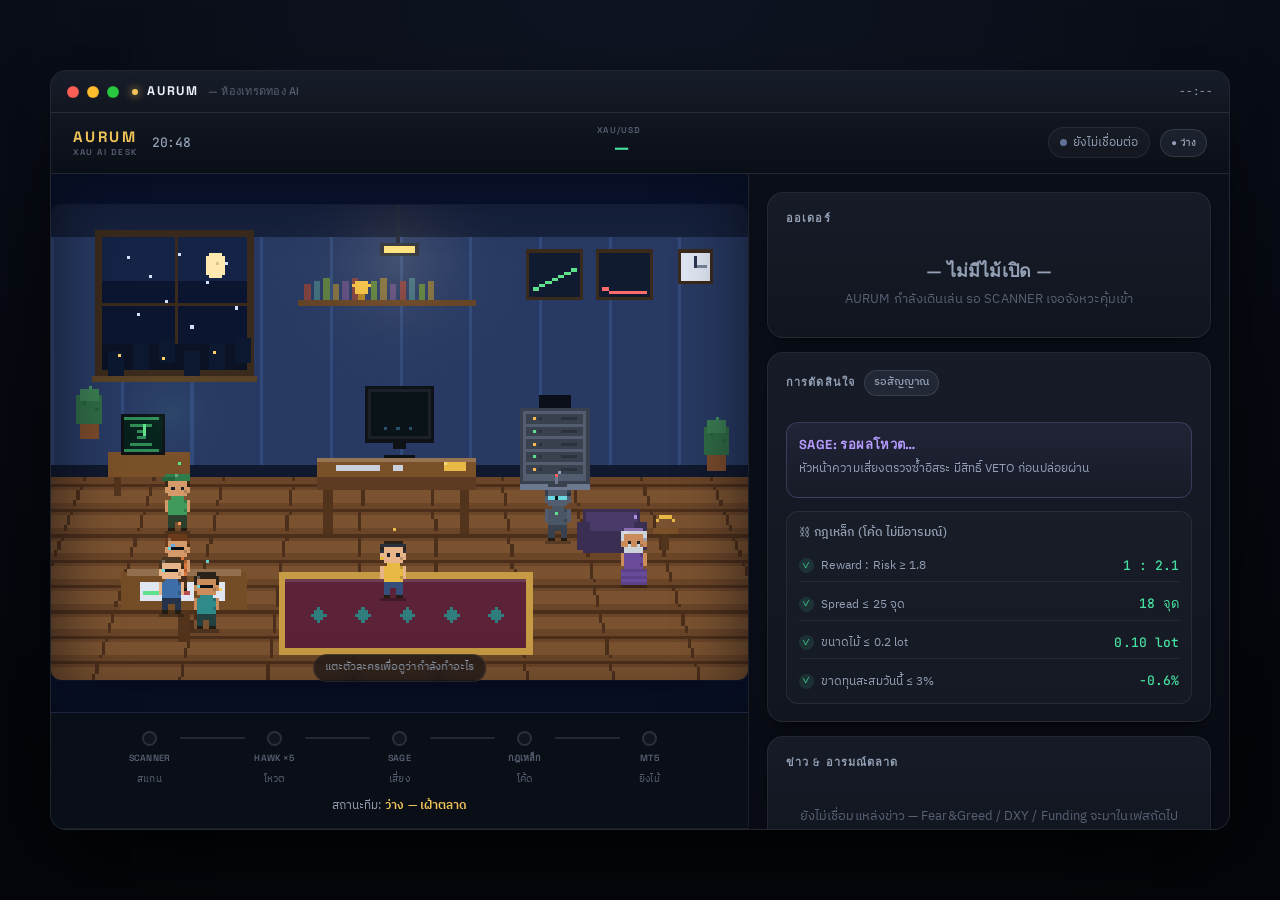
<file: index.html>
<!DOCTYPE html>
<html lang="th">
<head>
<meta charset="UTF-8">
<meta name="viewport" content="width=device-width, initial-scale=1, viewport-fit=cover">
<title>AURUM — ห้องเทรดทอง AI</title>
<link rel="preconnect" href="https://fonts.googleapis.com">
<link rel="preconnect" href="https://fonts.gstatic.com" crossorigin>
<link href="https://fonts.googleapis.com/css2?family=Space+Grotesk:wght@400;500;600;700&family=JetBrains+Mono:wght@400;500;700&family=IBM+Plex+Sans+Thai:wght@400;500;600;700&display=swap" rel="stylesheet">
<link rel="stylesheet" href="css/styles.css">
<link rel="stylesheet" href="css/styles-desktop.css">
<link rel="stylesheet" href="css/connect.css">
</head>
<body>
<div id="app">

  <!-- window title bar (desktop) -->
  <div class="titlebar">
    <div class="lights"><span class="c1"></span><span class="c2"></span><span class="c3"></span></div>
    <div class="wtitle"><span class="dot"></span><b>AURUM</b><span class="wsub">— ห้องเทรดทอง AI</span></div>
    <div class="spacer"></div>
    <div class="wstat"><span class="seg lcd" id="winClock">--:--</span></div>
  </div>

  <!-- app header -->
  <div class="topbar">
    <div class="brand">
      <span class="bn">AURUM</span>
      <span class="bd">XAU AI Desk</span>
    </div>
    <div class="clockwrap"><span class="clk lcd" id="clock">21:58</span></div>
    <div class="spacer"></div>
    <div class="priceblock">
      <span class="plab">XAU/USD</span>
      <span id="priceWrap" class="up lcd"><span id="priceArrow">▲</span><span id="price">2348.20</span></span>
    </div>
    <div class="spacer"></div>
    <button class="connbtn" id="connBtn" data-connect><span class="cdot"></span><span id="connLabel">ยังไม่เชื่อมต่อ</span></button>
    <div class="pill idle" id="modePill">● ว่าง</div>
  </div>

  <div class="deskbody">
    <!-- left: room + pipeline + control -->
    <div class="leftpane">
      <div id="stage" data-screen-label="ห้องเทรด">
        <canvas id="room"></canvas>
        <div class="tip">แตะตัวละครเพื่อดูว่ากำลังทำอะไร</div>
        <div id="popup"></div>
      </div>
      <div class="pipewrap">
        <div id="pipeline"></div>
        <div class="phaseline">สถานะทีม: <b id="phaseLabel">ว่าง — เฝ้าตลาด</b></div>
      </div>
      <div class="controls">
        <button id="toggleBtn"><span class="bt">▶ จำลองสัญญาณเข้า</span><span class="bs">ดูทีมทำงานเป็นทอด ๆ</span></button>
      </div>
    </div>

    <!-- right: panels -->
    <div class="rightpane">
      <div id="feed">
        <div class="card pos flat" id="posCard"></div>
        <div class="card" id="decCard"></div>
        <div class="card" id="mktCard"></div>
        <div class="card" id="sumCard"></div>
        <div class="card" id="lesCard"></div>
        <div class="card">
          <div class="ctitle">ไทม์ไลน์เหตุการณ์</div>
          <div class="logwrap"><ul id="logList"></ul></div>
        </div>
        <div class="foot" id="footNote">โหมดจริง — รอเชื่อมต่อ EA</div>
      </div>
    </div>
  </div>

</div>

<!-- LAYER 1 (brain). Load order: config + bridge before sim/main; connect after bridge. -->
<script src="js/pixel.js"></script>
<script src="js/scene.js"></script>
<script src="js/config.js"></script>
<script src="js/agents.js"></script>
<script src="js/bridge.js"></script>
<script src="js/connect.js"></script>
<script src="js/sim.js"></script>
<script src="js/ui.js"></script>
<script src="js/news.js"></script>
<script src="js/main.js"></script>
<script>
  // mirror the in-app clock into the window title bar
  (function () {
    const a = document.getElementById('clock'), b = document.getElementById('winClock');
    if (a && b) new MutationObserver(() => b.textContent = a.textContent)
      .observe(a, { childList: true, characterData: true, subtree: true });
  })();
</script>
</body>
</html>
</file>
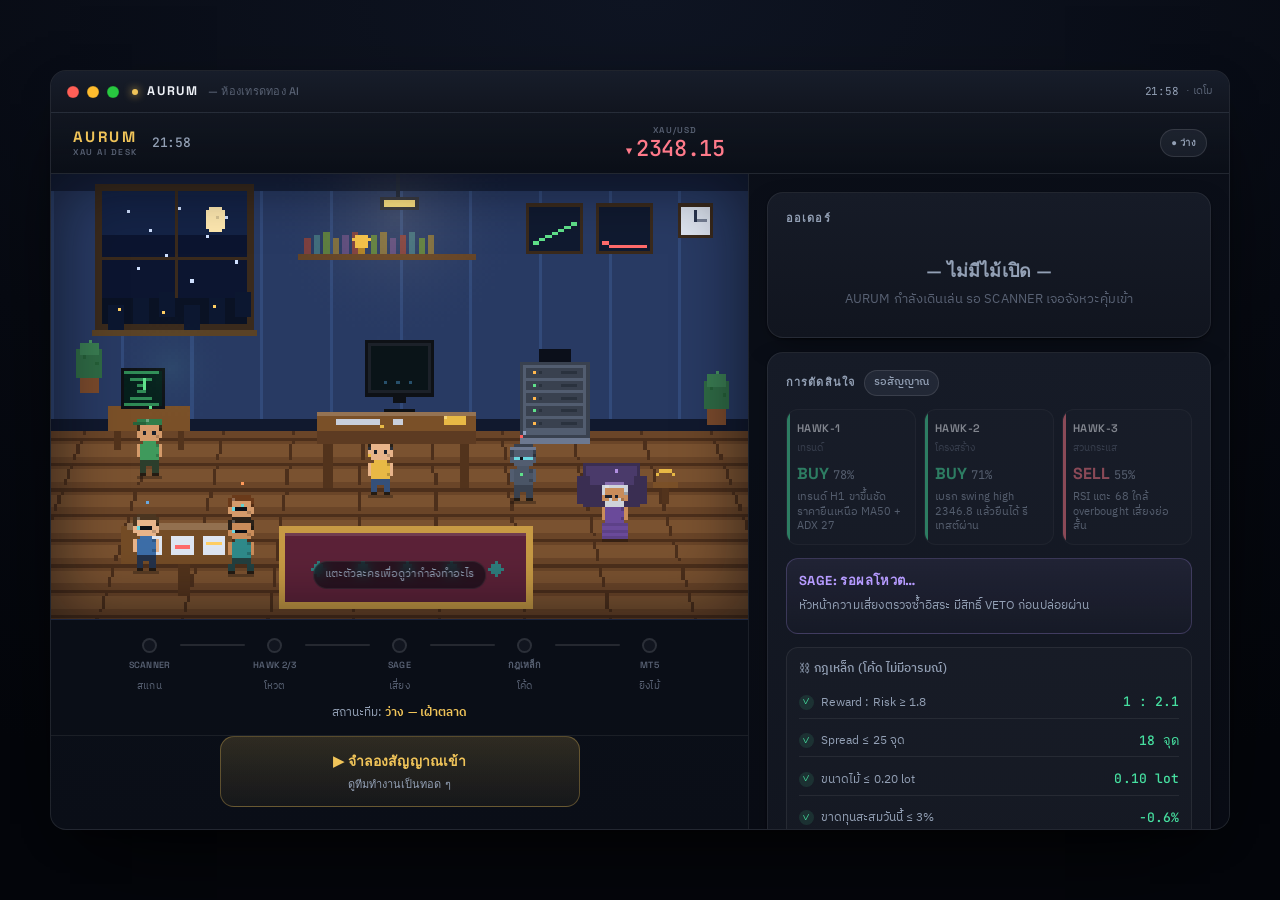
<file: design/Gold AI Trading Room (Desktop).html>
<!DOCTYPE html>
<html lang="th">
<head>
<meta charset="UTF-8">
<meta name="viewport" content="width=device-width, initial-scale=1, viewport-fit=cover">
<title>AURUM — ห้องเทรดทอง AI (Desktop)</title>
<link rel="preconnect" href="https://fonts.googleapis.com">
<link rel="preconnect" href="https://fonts.gstatic.com" crossorigin>
<link href="https://fonts.googleapis.com/css2?family=Space+Grotesk:wght@400;500;600;700&family=JetBrains+Mono:wght@400;500;700&family=IBM+Plex+Sans+Thai:wght@400;500;600;700&display=swap" rel="stylesheet">
<link rel="stylesheet" href="styles-modern.css">
<link rel="stylesheet" href="styles-desktop.css">
</head>
<body>
<div id="app">

  <!-- window title bar -->
  <div class="titlebar">
    <div class="lights"><span class="c1"></span><span class="c2"></span><span class="c3"></span></div>
    <div class="wtitle"><span class="dot"></span><b>AURUM</b><span class="wsub">— ห้องเทรดทอง AI</span></div>
    <div class="spacer"></div>
    <div class="wstat"><span class="seg lcd" id="winClock">21:58</span> · เดโม</div>
  </div>

  <!-- app header -->
  <div class="topbar">
    <div class="brand">
      <span class="bn">AURUM</span>
      <span class="bd">XAU AI Desk</span>
    </div>
    <div class="clockwrap"><span class="clk lcd" id="clock">21:58</span></div>
    <div class="spacer"></div>
    <div class="priceblock">
      <span class="plab">XAU/USD</span>
      <span id="priceWrap" class="up lcd"><span id="priceArrow">▲</span><span id="price">2348.20</span></span>
    </div>
    <div class="spacer"></div>
    <div class="pill idle" id="modePill">● ว่าง</div>
  </div>

  <div class="deskbody">
    <!-- left: room + pipeline + control -->
    <div class="leftpane">
      <div id="stage" data-screen-label="ห้องเทรด">
        <canvas id="room"></canvas>
        <div class="tip">แตะตัวละครเพื่อดูว่ากำลังทำอะไร</div>
        <div id="popup"></div>
      </div>
      <div class="pipewrap">
        <div id="pipeline"></div>
        <div class="phaseline">สถานะทีม: <b id="phaseLabel">ว่าง — เฝ้าตลาด</b></div>
      </div>
      <div class="controls">
        <button id="toggleBtn"><span class="bt">▶ จำลองสัญญาณเข้า</span><span class="bs">ดูทีมทำงานเป็นทอด ๆ</span></button>
      </div>
    </div>

    <!-- right: panels -->
    <div class="rightpane">
      <div id="feed">
        <div class="card pos flat" id="posCard"></div>
        <div class="card" id="decCard"></div>
        <div class="card" id="mktCard"></div>
        <div class="card" id="sumCard"></div>
        <div class="card" id="lesCard"></div>
        <div class="card">
          <div class="ctitle">ไทม์ไลน์เหตุการณ์</div>
          <div class="logwrap"><ul id="logList"></ul></div>
        </div>
        <div class="foot">เดโม — ข้อมูลตัวอย่าง • ยังไม่ได้เชื่อมต่อ MT5 จริง</div>
      </div>
    </div>
  </div>

</div>

<script src="js/pixel.js"></script>
<script src="js/scene.js"></script>
<script src="js/agents.js"></script>
<script src="js/sim.js"></script>
<script src="js/ui.js"></script>
<script src="js/main.js"></script>
<script>
  // mirror clock into window title bar
  (function () {
    const a = document.getElementById('clock'), b = document.getElementById('winClock');
    if (a && b) new MutationObserver(() => b.textContent = a.textContent).observe(a, { childList: true, characterData: true, subtree: true });
  })();
</script>
</body>
</html>
</file>
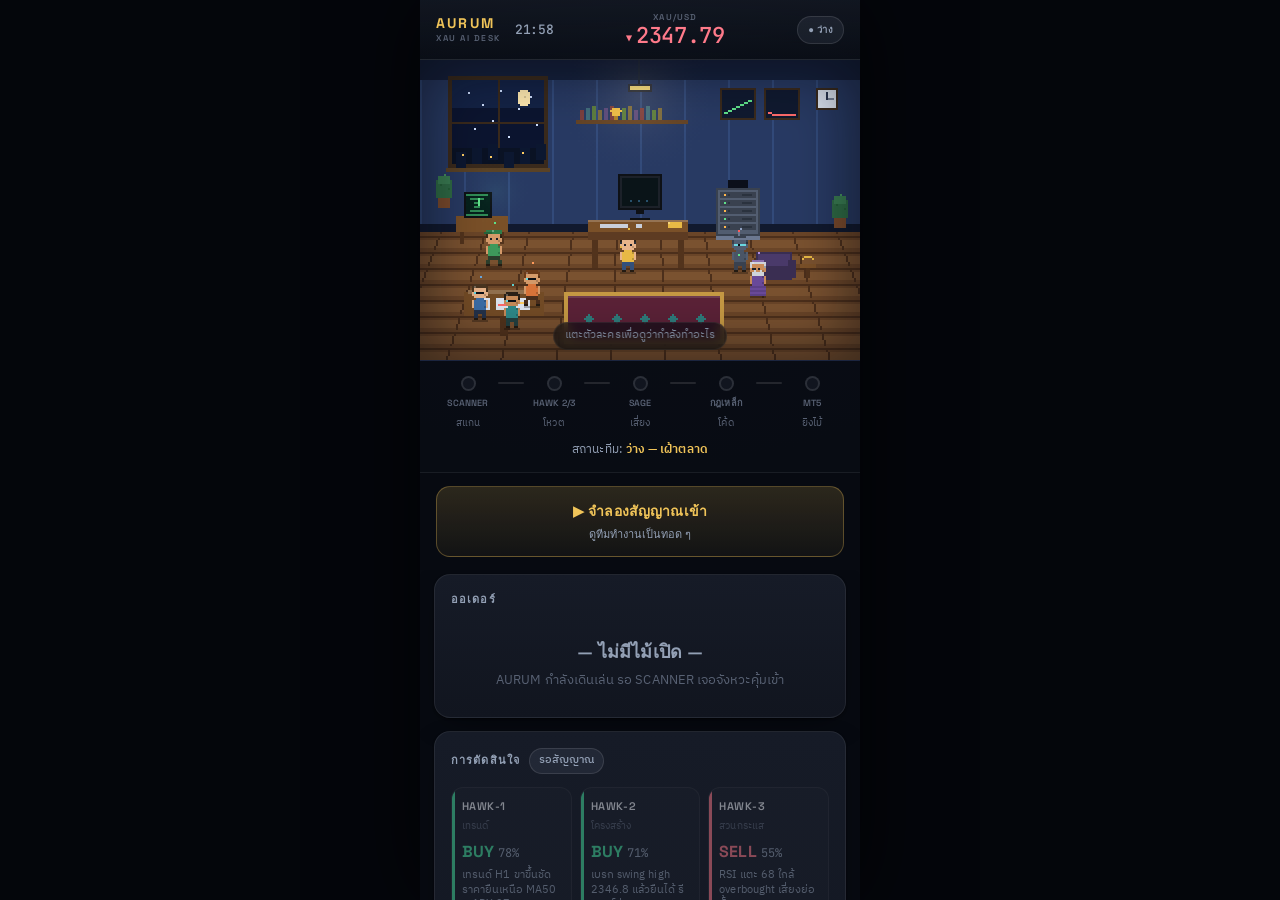
<file: design/Gold AI Trading Room (Modern).html>
<!DOCTYPE html>
<html lang="th">
<head>
<meta charset="UTF-8">
<meta name="viewport" content="width=device-width, initial-scale=1, maximum-scale=1, user-scalable=no, viewport-fit=cover">
<title>AURUM — ห้องเทรดทอง AI</title>
<link rel="preconnect" href="https://fonts.googleapis.com">
<link rel="preconnect" href="https://fonts.gstatic.com" crossorigin>
<link href="https://fonts.googleapis.com/css2?family=Space+Grotesk:wght@400;500;600;700&family=JetBrains+Mono:wght@400;500;700&family=IBM+Plex+Sans+Thai:wght@400;500;600;700&display=swap" rel="stylesheet">
<link rel="stylesheet" href="styles-modern.css">
</head>
<body>
<div id="app">

  <!-- top bar -->
  <div class="topbar">
    <div class="brand">
      <span class="bn">AURUM</span>
      <span class="bd">XAU AI Desk</span>
    </div>
    <div class="clockwrap"><span class="clk lcd" id="clock">21:58</span></div>
    <div class="spacer"></div>
    <div class="priceblock">
      <span class="plab">XAU/USD</span>
      <span id="priceWrap" class="up lcd"><span id="priceArrow">▲</span><span id="price">2348.20</span></span>
    </div>
    <div class="spacer"></div>
    <div class="pill idle" id="modePill">● ว่าง</div>
  </div>

  <!-- room -->
  <div id="stage" data-screen-label="ห้องเทรด">
    <canvas id="room"></canvas>
    <div class="tip">แตะตัวละครเพื่อดูว่ากำลังทำอะไร</div>
    <div id="popup"></div>
  </div>

  <!-- pipeline -->
  <div class="pipewrap">
    <div id="pipeline"></div>
    <div class="phaseline">สถานะทีม: <b id="phaseLabel">ว่าง — เฝ้าตลาด</b></div>
  </div>

  <!-- control -->
  <div class="controls">
    <button id="toggleBtn"><span class="bt">▶ จำลองสัญญาณเข้า</span><span class="bs">ดูทีมทำงานเป็นทอด ๆ</span></button>
  </div>

  <!-- feed -->
  <div id="feed">
    <div class="card pos flat" id="posCard"></div>
    <div class="card" id="decCard"></div>
    <div class="card" id="mktCard"></div>
    <div class="card" id="sumCard"></div>
    <div class="card" id="lesCard"></div>
    <div class="card">
      <div class="ctitle">ไทม์ไลน์เหตุการณ์</div>
      <div class="logwrap"><ul id="logList"></ul></div>
    </div>
    <div class="foot">เดโม — ข้อมูลตัวอย่าง • ยังไม่ได้เชื่อมต่อ MT5 จริง</div>
  </div>

</div>

<script src="js/pixel.js"></script>
<script src="js/scene.js"></script>
<script src="js/agents.js"></script>
<script src="js/sim.js"></script>
<script src="js/ui.js"></script>
<script src="js/main.js"></script>
</body>
</html>
</file>
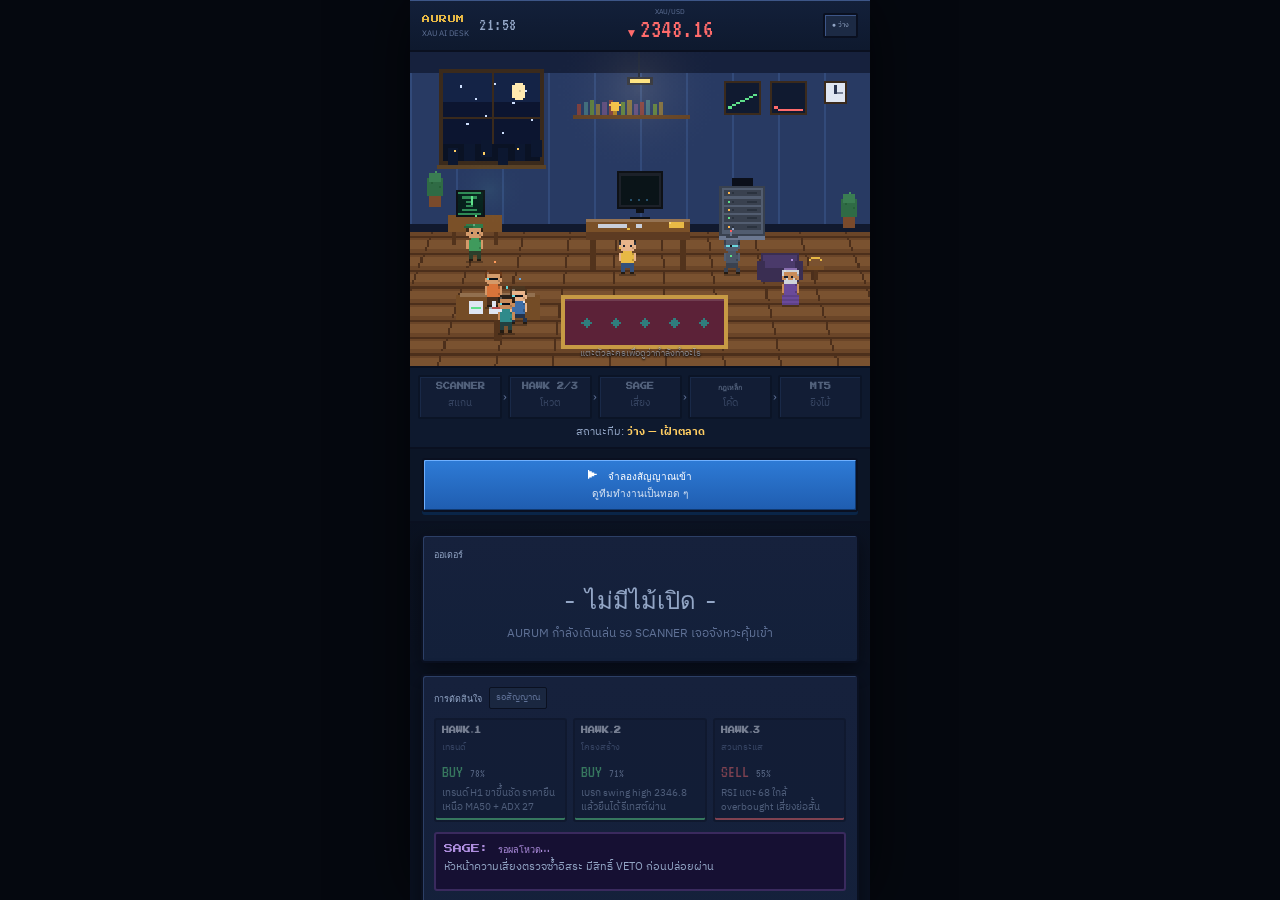
<file: design/Gold AI Trading Room.html>
<!DOCTYPE html>
<html lang="th">
<head>
<meta charset="UTF-8">
<meta name="viewport" content="width=device-width, initial-scale=1, maximum-scale=1, user-scalable=no, viewport-fit=cover">
<title>AURUM — ห้องเทรดทอง AI</title>
<link rel="preconnect" href="https://fonts.googleapis.com">
<link rel="preconnect" href="https://fonts.gstatic.com" crossorigin>
<link href="https://fonts.googleapis.com/css2?family=Press+Start+2P&family=VT323&family=IBM+Plex+Sans+Thai:wght@400;500;600;700&display=swap" rel="stylesheet">
<link rel="stylesheet" href="styles.css">
</head>
<body>
<div id="app">

  <!-- top bar -->
  <div class="topbar">
    <div class="brand">
      <span class="bn pix">AURUM</span>
      <span class="bd">XAU AI DESK</span>
    </div>
    <div class="clockwrap"><span class="clk lcd" id="clock">21:58</span></div>
    <div class="spacer"></div>
    <div class="priceblock">
      <span class="plab">XAU/USD</span>
      <span id="priceWrap" class="up"><span id="priceArrow">▲</span><span id="price" class="lcd">2348.20</span></span>
    </div>
    <div class="spacer"></div>
    <div class="pill idle" id="modePill">● ว่าง</div>
  </div>

  <!-- room -->
  <div id="stage" data-screen-label="ห้องเทรด">
    <canvas id="room"></canvas>
    <div class="tip">แตะตัวละครเพื่อดูว่ากำลังทำอะไร</div>
    <div id="popup"></div>
  </div>

  <!-- pipeline -->
  <div class="pipewrap">
    <div id="pipeline"></div>
    <div class="phaseline">สถานะทีม: <b id="phaseLabel">ว่าง — เฝ้าตลาด</b></div>
  </div>

  <!-- control -->
  <div class="controls">
    <button id="toggleBtn"><span class="bt">▶ จำลองสัญญาณเข้า</span><span class="bs">ดูทีมทำงานเป็นทอด ๆ</span></button>
  </div>

  <!-- feed -->
  <div id="feed">
    <div class="card pos flat" id="posCard"></div>
    <div class="card" id="decCard"></div>
    <div class="card" id="mktCard"></div>
    <div class="card" id="sumCard"></div>
    <div class="card" id="lesCard"></div>
    <div class="card">
      <div class="ctitle">ไทม์ไลน์เหตุการณ์</div>
      <div class="logwrap"><ul id="logList"></ul></div>
    </div>
    <div class="foot">เดโม — ข้อมูลตัวอย่าง • ยังไม่ได้เชื่อมต่อ MT5 จริง</div>
  </div>

</div>

<script src="js/pixel.js"></script>
<script src="js/scene.js"></script>
<script src="js/agents.js"></script>
<script src="js/sim.js"></script>
<script src="js/ui.js"></script>
<script src="js/main.js"></script>
</body>
</html>
</file>
<file: css/styles.css>
/* styles-modern.css — premium dark trading-terminal UI framing the pixel room */
:root{
  --bg:#070a11; --bg2:#0a0e17;
  --surface:#11151f; --surface2:#161b27; --raise:#1b2230;
  --hair:rgba(255,255,255,.07); --hair2:rgba(255,255,255,.11);
  --ink:#eef1f7; --mut:#93a0b5; --dim:#586173;
  --gold:#f0c459; --goldSoft:rgba(240,196,89,.14);
  --green:#46e0a0; --greenSoft:rgba(70,224,160,.12);
  --red:#ff7a8a; --redSoft:rgba(255,122,138,.12);
  --amber:#ffc663; --blue:#74b3ff; --purple:#b69bff;
  --r:16px; --r2:12px;
  --sh:0 1px 2px rgba(0,0,0,.5), 0 10px 30px -12px rgba(0,0,0,.55);
}
*{box-sizing:border-box;margin:0;padding:0;-webkit-tap-highlight-color:transparent}
html,body{height:100%}
body{
  background:#04060b; color:var(--ink);
  font-family:"IBM Plex Sans Thai","Noto Sans Thai",sans-serif;
  font-size:14px; line-height:1.5; letter-spacing:.005em;
  display:flex; justify-content:center; overscroll-behavior:none;
  -webkit-font-smoothing:antialiased;
}
.pix{font-family:"Space Grotesk",sans-serif;font-weight:600;text-transform:uppercase;letter-spacing:.07em}
.lcd{font-family:"JetBrains Mono",monospace;font-variant-numeric:tabular-nums;letter-spacing:-.02em}
.g{color:var(--green)} .r{color:var(--red)} .b{color:var(--blue)}

#app{
  width:100%; max-width:440px; height:100dvh; overflow-x:hidden;
  background:
    radial-gradient(130% 60% at 50% -8%, #131a29 0%, var(--bg2) 46%, var(--bg) 100%);
  display:flex; flex-direction:column; position:relative;
  box-shadow:0 0 80px rgba(0,0,0,.7);
}

/* ---------- top bar ---------- */
.topbar{
  display:flex; align-items:center; gap:10px; padding:13px 16px 12px;
  background:linear-gradient(180deg,rgba(18,23,33,.92),rgba(10,14,22,.78));
  backdrop-filter:blur(14px); -webkit-backdrop-filter:blur(14px);
  border-bottom:1px solid var(--hair); z-index:6;
}
.brand{display:flex;flex-direction:column;line-height:1.05;gap:3px}
.brand .bn{font-family:"Space Grotesk";font-weight:700;font-size:14px;letter-spacing:.16em;color:var(--gold)}
.brand .bd{font-size:8.5px;color:var(--dim);letter-spacing:.18em;text-transform:uppercase;font-family:"Space Grotesk";font-weight:600}
.clockwrap{display:flex;align-items:center;margin-left:4px}
.clockwrap .clk{font-size:13px;color:var(--mut);font-weight:500}
.spacer{flex:1}
.priceblock{display:flex;flex-direction:column;align-items:center;line-height:1;gap:3px}
.priceblock .plab{font-size:8.5px;color:var(--dim);letter-spacing:.14em;text-transform:uppercase;font-family:"Space Grotesk";font-weight:600}
#priceWrap{display:flex;align-items:baseline;gap:4px;font-weight:500}
#priceWrap #price{font-size:22px}
#priceWrap #priceArrow{font-size:10px;transform:translateY(-1px)}
#priceWrap.up{color:var(--green)} #priceWrap.down{color:var(--red)}
.pill{font-family:"Space Grotesk";font-weight:600;font-size:9.5px;letter-spacing:.04em;padding:6px 10px;border-radius:999px;white-space:nowrap;border:1px solid var(--hair2)}
.pill.idle{background:rgba(147,160,181,.1);color:var(--mut)}
.pill.live{background:var(--goldSoft);color:var(--gold);border-color:rgba(240,196,89,.4);box-shadow:0 0 16px -4px rgba(240,196,89,.5)}
.pill.live{animation:pulse 1.6s ease-in-out infinite}
@keyframes pulse{0%,100%{opacity:1}50%{opacity:.62}}

/* ---------- stage / room ---------- */
#stage{position:relative;width:100%;background:#0a1430;border-bottom:1px solid var(--hair);overflow:hidden}
#room{display:block;width:100%;image-rendering:pixelated;image-rendering:crisp-edges}
#stage::after{content:"";position:absolute;inset:0;pointer-events:none;
  box-shadow:inset 0 0 60px 8px rgba(4,6,11,.55);}
.tip{position:absolute;left:50%;bottom:10px;transform:translateX(-50%);
  font-size:10.5px;color:var(--mut);pointer-events:none;
  background:rgba(8,11,18,.6);backdrop-filter:blur(6px);-webkit-backdrop-filter:blur(6px);
  padding:5px 11px;border-radius:999px;border:1px solid var(--hair);white-space:nowrap}

/* agent popup */
#popup{position:absolute;z-index:8;display:none;width:200px;
  background:rgba(20,25,36,.92);backdrop-filter:blur(16px);-webkit-backdrop-filter:blur(16px);
  border:1px solid var(--hair2);box-shadow:var(--sh);
  padding:12px 13px;border-radius:14px}
#popup.show{display:block;opacity:1;animation:pop .16s cubic-bezier(.2,.8,.2,1)}
@keyframes pop{from{transform:translateY(6px) scale(.96)}}
#popup::after{content:"";position:absolute;bottom:-6px;left:50%;transform:translateX(-50%) rotate(45deg);
  width:12px;height:12px;background:rgba(20,25,36,.92);border-right:1px solid var(--hair2);border-bottom:1px solid var(--hair2)}
#popup.below::after{bottom:auto;top:-6px;border:none;border-left:1px solid var(--hair2);border-top:1px solid var(--hair2)}
#popup .pname{display:flex;flex-direction:column;gap:3px;margin-bottom:8px}
#popup .pname b{font-family:"Space Grotesk";font-weight:700;font-size:12px;letter-spacing:.08em;color:var(--ac,#74b3ff)}
#popup .pname span{font-size:11px;color:var(--mut)}
#popup .pact{font-size:13px;color:var(--ink);line-height:1.45}
#popup .ptag{font-size:10px;color:var(--dim);margin-top:8px;display:flex;align-items:center;gap:5px}
#popup .ptag::before{content:"";width:5px;height:5px;border-radius:50%;background:var(--ac,#74b3ff)}

/* ---------- pipeline (modern stepper) ---------- */
.pipewrap{background:rgba(10,14,22,.5);border-bottom:1px solid var(--hair);padding:15px 18px 13px}
#pipeline{display:flex;align-items:flex-start;gap:0}
.pstage{flex:0 0 auto;width:60px;display:flex;flex-direction:column;align-items:center;gap:6px;text-align:center}
.pstage::before{content:"";width:11px;height:11px;border-radius:50%;border:2px solid var(--hair2);background:var(--surface);transition:.3s}
.pstage b{font-family:"Space Grotesk";font-weight:600;font-size:9px;letter-spacing:.02em;color:var(--dim);white-space:nowrap;transition:.3s}
.pstage i{font-size:9.5px;color:var(--dim);font-style:normal;white-space:nowrap}
.pstage.done::before{border-color:var(--green);background:var(--green)}
.pstage.done b{color:var(--mut)}
.pstage.active::before{border-color:var(--gold);background:var(--gold);box-shadow:0 0 0 5px var(--goldSoft),0 0 14px rgba(240,196,89,.6)}
.pstage.active b{color:var(--gold)}
.parrow{flex:1;height:2px;background:var(--hair2);margin-top:6px;border-radius:2px;font-size:0;color:transparent}
.phaseline{text-align:center;font-size:11.5px;color:var(--mut);margin-top:11px}
.phaseline b{color:var(--gold);font-weight:600}

/* ---------- control ---------- */
.controls{padding:13px 16px;background:transparent}
#toggleBtn{width:100%;border:1px solid rgba(240,196,89,.3);
  background:linear-gradient(180deg,rgba(240,196,89,.16),rgba(240,196,89,.05));
  color:var(--gold);padding:13px;border-radius:14px;cursor:pointer;
  display:flex;flex-direction:column;align-items:center;gap:3px;transition:.18s;
  box-shadow:0 0 0 0 rgba(240,196,89,0)}
#toggleBtn:hover{box-shadow:0 0 24px -6px rgba(240,196,89,.45)}
#toggleBtn:active{transform:translateY(1px)}
#toggleBtn .bt{font-family:"Space Grotesk";font-weight:600;font-size:14px;letter-spacing:.01em}
#toggleBtn .bs{font-size:11px;color:var(--mut)}

/* ---------- feed ---------- */
#feed{flex:1;overflow-y:auto;padding:4px 14px 32px;display:flex;flex-direction:column;gap:13px;-webkit-overflow-scrolling:touch}
.card{background:linear-gradient(180deg,var(--surface2),var(--surface));
  border:1px solid var(--hair);border-radius:var(--r);padding:16px;
  box-shadow:var(--sh)}
.ctitle{font-family:"Space Grotesk";font-weight:600;font-size:11px;letter-spacing:.1em;text-transform:uppercase;
  color:var(--mut);margin-bottom:13px;display:flex;align-items:center;gap:9px;flex-wrap:wrap;line-height:1.5}
.badge{font-family:"IBM Plex Sans Thai";font-weight:500;text-transform:none;letter-spacing:0;
  font-size:10.5px;padding:4px 9px;border-radius:999px;border:1px solid var(--hair2)}
.badge.g{background:var(--greenSoft);color:var(--green);border-color:rgba(70,224,160,.3)}
.badge.mute{background:rgba(147,160,181,.1);color:var(--mut)}

/* position card */
.pos .side{font-family:"Space Grotesk";font-weight:600;font-size:10.5px;letter-spacing:.06em;padding:4px 9px;border-radius:999px;text-transform:none;white-space:nowrap}
.side.buy{background:var(--greenSoft);color:var(--green)} .side.sell{background:var(--redSoft);color:var(--red)}
.pos.win{border-color:rgba(70,224,160,.28)} .pos.lose{border-color:rgba(255,122,138,.28)}
.flatmsg{text-align:center;padding:18px 6px 10px}
.flatmsg .big{font-family:"Space Grotesk";font-weight:600;font-size:18px;color:var(--mut)}
.flatmsg .sub{font-size:12.5px;color:var(--dim);margin-top:7px}
.pnlrow{display:flex;flex-direction:column;align-items:flex-start;gap:2px;margin-bottom:15px}
.pnl{font-family:"JetBrains Mono",monospace;font-variant-numeric:tabular-nums;font-weight:700;font-size:40px;line-height:1;letter-spacing:-.03em}
.pnl.g{color:var(--green)} .pnl.r{color:var(--red)}
.pnlsub{font-size:12px;color:var(--mut);white-space:nowrap}
.grid4{display:grid;grid-template-columns:repeat(4,1fr);gap:8px;margin-bottom:13px}
.grid4>div{background:rgba(255,255,255,.025);border:1px solid var(--hair);border-radius:var(--r2);padding:9px 5px;text-align:center}
.grid4 span{display:block;font-size:9.5px;color:var(--dim);margin-bottom:4px;letter-spacing:.02em}
.grid4 b{font-family:"JetBrains Mono",monospace;font-weight:500;font-size:15px}
.ladder{margin-top:6px}
.lbar{position:relative;height:7px;background:rgba(255,255,255,.05);border-radius:999px;overflow:visible}
.lfill{position:absolute;top:0;bottom:0;left:0;background:linear-gradient(90deg,rgba(70,224,160,.5),var(--green));border-radius:999px}
.lmark{position:absolute;top:-3px;width:2px;height:13px;transform:translateX(-1px);border-radius:2px}
.lmark.e{background:var(--blue)} .lmark.t{background:var(--amber)}
.lnow{position:absolute;top:-4px;width:14px;height:14px;background:var(--ink);transform:translate(-7px,0);border-radius:50%;border:3px solid var(--green);box-shadow:0 0 12px rgba(70,224,160,.6)}
.lkey{display:flex;justify-content:space-between;font-family:"JetBrains Mono";font-size:11px;margin-top:9px;color:var(--dim)}

/* decision card */
.votes{display:grid;grid-template-columns:repeat(3,1fr);gap:8px;margin-bottom:13px}
.vote{background:rgba(255,255,255,.025);border:1px solid var(--hair);border-radius:var(--r2);padding:10px;transition:.25s;min-width:0;position:relative;overflow:hidden}
.vote::before{content:"";position:absolute;left:0;top:0;bottom:0;width:3px;background:var(--mut);opacity:.4}
.vote.buy::before{background:var(--green);opacity:1} .vote.sell::before{background:var(--red);opacity:1}
.vote.off{opacity:.5}
.vhead b{display:block;font-family:"Space Grotesk";font-weight:600;font-size:11px;letter-spacing:.04em;color:var(--ink)}
.vhead span{font-size:10px;color:var(--dim)}
.vside{font-family:"Space Grotesk";font-weight:700;font-size:16px;margin:5px 0 4px}
.vote.buy .vside{color:var(--green)} .vote.sell .vside{color:var(--red)}
.vside i{font-style:normal;font-family:"JetBrains Mono";font-weight:400;font-size:12px;color:var(--mut)}
.vnote{font-size:10.5px;color:var(--mut);line-height:1.4;word-break:break-word}
.sage{background:linear-gradient(180deg,rgba(182,155,255,.08),rgba(182,155,255,.02));border:1px solid rgba(182,155,255,.22);border-radius:var(--r2);padding:12px;margin-bottom:13px}
.verdict{font-family:"Space Grotesk";font-weight:700;font-size:13px;letter-spacing:.03em}
.verdict.ok{color:var(--green)} .verdict.wait{color:var(--purple)}
.snote{font-size:11.5px;color:var(--mut);margin:7px 0;line-height:1.45}
.schips{display:flex;gap:7px;flex-wrap:wrap}
.schips span{font-size:11px;background:rgba(255,255,255,.04);border:1px solid var(--hair);padding:4px 9px;border-radius:999px;color:var(--mut);font-family:"JetBrains Mono"}
.schips b{color:var(--gold)}
.rulesbox{background:rgba(255,255,255,.02);border:1px solid var(--hair);border-radius:var(--r2);padding:12px}
.rtitle{font-size:11.5px;color:var(--mut);margin-bottom:9px;font-weight:500}
.rules{list-style:none;display:grid;gap:6px}
.rules li{display:flex;justify-content:space-between;align-items:center;gap:10px;font-size:11.5px;padding:6px 0;border-bottom:1px solid var(--hair)}
.rules li:last-child{border-bottom:none;padding-bottom:0}
.rules li.ok{color:var(--mut)} .rules li.ok b{color:var(--green)}
.rules li.no b{color:var(--red)}
.rules li b{font-family:"JetBrains Mono";font-weight:500;font-size:13px;white-space:nowrap;flex:none}
.rules li span{min-width:0;display:flex;align-items:center;gap:7px}
.rules li span::before{content:"";width:15px;height:15px;border-radius:50%;background:var(--greenSoft);color:var(--green);
  display:grid;place-items:center;font-size:9px;flex:none}
.rules li.ok span::before{content:"✓"}
.rules li.no span::before{content:"✕";background:var(--redSoft);color:var(--red)}

/* market card */
.fng{margin-bottom:14px}
.fngtop{display:flex;justify-content:space-between;font-size:11.5px;color:var(--mut);margin-bottom:8px;gap:8px}
.fngtop b{color:var(--amber);font-family:"JetBrains Mono";font-weight:500;font-size:13px;white-space:nowrap}
.fngbar{position:relative;height:7px;border-radius:999px;background:linear-gradient(90deg,#ff7a8a,#ffc663,#46e0a0)}
.fngfill{display:none}
.fngdot{position:absolute;top:-3.5px;width:14px;height:14px;background:var(--ink);transform:translateX(-7px);border-radius:50%;border:3px solid var(--surface);box-shadow:0 1px 6px rgba(0,0,0,.6)}
.mgrid{display:grid;grid-template-columns:repeat(3,1fr);gap:8px;margin-bottom:14px}
.mgrid>div{background:rgba(255,255,255,.025);border:1px solid var(--hair);border-radius:var(--r2);padding:9px;text-align:center}
.mgrid span{display:block;font-size:9.5px;color:var(--dim);margin-bottom:4px}
.mgrid b{font-family:"JetBrains Mono";font-weight:500;font-size:14px}
.news{list-style:none;display:grid;gap:9px}
.news li{font-size:11.5px;color:var(--mut);line-height:1.4;display:flex;gap:9px;align-items:flex-start}
.nsrc{flex:none;font-family:"Space Grotesk";font-weight:600;font-size:8.5px;letter-spacing:.04em;color:var(--blue);
  background:rgba(116,179,255,.1);border:1px solid rgba(116,179,255,.22);padding:3px 7px;border-radius:999px;height:fit-content;text-transform:uppercase}

/* summary */
.sumwrap{display:grid;grid-template-columns:1fr 1fr;gap:11px}
.sumblk{background:rgba(255,255,255,.025);border:1px solid var(--hair);border-radius:var(--r2);padding:13px}
.sumlab{font-size:10.5px;color:var(--dim);letter-spacing:.02em}
.sumpnl{font-family:"JetBrains Mono";font-weight:700;font-size:26px;line-height:1;margin:6px 0;letter-spacing:-.03em}
.sumpnl.g{color:var(--green)} .sumpnl.r{color:var(--red)}
.sumrow{display:flex;gap:9px;font-size:10.5px;color:var(--mut);flex-wrap:wrap}
.equity{margin-top:13px;display:flex;justify-content:space-between;align-items:center;font-size:11.5px;color:var(--mut);
  padding-top:13px;border-top:1px solid var(--hair)}
.equity b{font-family:"JetBrains Mono";font-weight:700;font-size:18px;color:var(--gold)}

/* lessons */
.lesson{background:rgba(255,122,138,.05);border:1px solid var(--hair);border-left:3px solid rgba(255,122,138,.55);border-radius:var(--r2);padding:11px 13px;margin-bottom:9px}
.lesson:last-child{margin-bottom:0}
.lhead{display:flex;justify-content:space-between;font-size:10.5px;color:var(--dim);margin-bottom:5px}
.lhead b{font-family:"JetBrains Mono";font-weight:500;font-size:13px}
.ltext{font-size:12.5px;color:var(--ink);line-height:1.45}

/* timeline log */
.logwrap{max-height:240px;overflow-y:auto;overflow-x:hidden}
#logList{list-style:none;display:flex;flex-direction:column}
#logList li{display:flex;gap:10px;font-size:11.5px;line-height:1.4;align-items:baseline;padding:8px 0;border-bottom:1px solid var(--hair)}
#logList li:last-child{border-bottom:none}
.lt{flex:none;font-family:"JetBrains Mono";font-size:11px;color:var(--dim);width:36px}
.lw{flex:none;font-family:"Space Grotesk";font-weight:600;font-size:9px;letter-spacing:.03em;width:66px;text-transform:uppercase}
.lx{color:var(--mut);flex:1;min-width:0;word-break:break-word}

.foot{text-align:center;font-size:10.5px;color:var(--dim);padding:6px 0 2px}
::-webkit-scrollbar{width:5px;height:5px}
::-webkit-scrollbar-thumb{background:var(--hair2);border-radius:3px}
::-webkit-scrollbar-track{background:transparent}
</file>
<file: css/styles-desktop.css>
/* styles-desktop.css — macOS-style window shell + two-column desktop layout.
   Loads AFTER styles-modern.css and overrides only the shell + container layout;
   all card/panel component styles are inherited unchanged. */

body{
  align-items:center;
  background:
    radial-gradient(120% 90% at 50% 0%, #0e1422 0%, #070a12 55%, #04060b 100%);
  padding:26px;
}

/* the whole #app becomes a floating desktop window */
#app{
  max-width:1180px; width:100%; height:min(760px, calc(100dvh - 52px));
  border-radius:16px; overflow:hidden;
  border:1px solid rgba(255,255,255,.09);
  background:linear-gradient(180deg,#0d121d,#0a0e17);
  box-shadow:
    0 1px 0 rgba(255,255,255,.05) inset,
    0 40px 90px -30px rgba(0,0,0,.85),
    0 14px 40px -20px rgba(0,0,0,.7);
}

/* ---- title bar with traffic lights ---- */
.titlebar{
  display:flex; align-items:center; gap:13px; padding:0 16px; height:42px;
  background:linear-gradient(180deg,#171d2a,#11151f);
  border-bottom:1px solid var(--hair);
  flex:none;
}
.lights{display:flex;gap:8px}
.lights span{width:12px;height:12px;border-radius:50%;display:block;box-shadow:0 0 0 .5px rgba(0,0,0,.25) inset}
.lights .c1{background:#ff5f57}.lights .c2{background:#febc2e}.lights .c3{background:#28c840}
.wtitle{display:flex;align-items:center;gap:9px;font-family:"Space Grotesk";font-weight:600;font-size:12.5px;color:var(--mut);letter-spacing:.02em;white-space:nowrap}
.wtitle .dot{width:6px;height:6px;border-radius:50%;background:var(--gold);box-shadow:0 0 9px var(--gold)}
.wtitle b{color:var(--ink);letter-spacing:.14em}
.wtitle .wsub{color:var(--dim);font-weight:500;font-size:11px}
.titlebar .spacer{flex:1}
.wstat{display:flex;align-items:center;gap:7px;font-size:11px;color:var(--dim);white-space:nowrap}
.wstat .seg{font-family:"JetBrains Mono";color:var(--mut)}

/* topbar: keep but make it the in-window app header */
.topbar{padding:13px 22px;flex:none}
.brand .bn{font-size:15px}

/* ---- desktop body: room (left) + panels (right) ---- */
.deskbody{flex:1;display:flex;min-height:0}
.leftpane{
  flex:1 1 56%; min-width:0; display:flex; flex-direction:column;
  border-right:1px solid var(--hair);
  background:radial-gradient(120% 70% at 50% 0%, rgba(20,27,42,.5), transparent 70%);
}
.leftpane #stage{flex:1;display:flex;align-items:center;justify-content:center;border-bottom:1px solid var(--hair);padding:20px 22px}
.leftpane #stage #room{width:100%;max-width:760px;border-radius:10px;
  box-shadow:0 18px 50px -22px rgba(0,0,0,.8), 0 0 0 1px rgba(255,255,255,.05)}
.leftpane #stage::after{border-radius:0}
.tip{bottom:30px}

.pipewrap{padding:18px 26px 14px}
#pipeline{max-width:560px;margin:0 auto}
.controls{padding:0 26px 22px;display:flex;justify-content:center}
#toggleBtn{max-width:360px}

.rightpane{
  flex:1 1 44%; max-width:480px; min-width:360px; display:flex; flex-direction:column;
  background:rgba(8,11,18,.4); min-height:0;
}
.rightpane #feed{padding:18px 18px 26px;gap:14px;overflow-x:hidden}

/* slightly roomier cards on desktop */
#feed .card{padding:17px 18px}

/* responsive: narrow viewport falls back to single stacked column */
@media (max-width: 900px){
  body{padding:0;align-items:stretch}
  #app{max-width:480px;height:100dvh;border-radius:0;border:none;margin:0 auto}
  .titlebar{display:none}
  .deskbody{flex-direction:column;overflow-y:auto}
  .leftpane{flex:none;border-right:none}
  .leftpane #stage{padding:0}
  .leftpane #stage #room{max-width:none;border-radius:0;box-shadow:none}
  .rightpane{max-width:none;min-width:0}
  .rightpane #feed{overflow:visible}
}
</file>
<file: css/connect.css>
/* connect.css — the "เชื่อมต่อ Bridge" settings modal + the trigger chip. */

/* trigger chip in the header */
.connbtn{
  display:inline-flex; align-items:center; gap:6px; cursor:pointer;
  font-family:"IBM Plex Sans Thai","Space Grotesk",sans-serif; font-size:11.5px;
  padding:5px 11px; border-radius:999px; white-space:nowrap;
  border:1px solid var(--hair, rgba(255,255,255,.1)); color:var(--mut,#9fb0c8);
  background:rgba(255,255,255,.03);
}
.connbtn:hover{ border-color:var(--gold,#e8b34a); color:var(--ink,#e9eef7); }
.connbtn .cdot{ width:7px; height:7px; border-radius:50%; background:#5f7196; }
.connbtn.live .cdot{ background:#5fe08a; box-shadow:0 0 8px #5fe08a; }
.connbtn.live{ border-color:rgba(95,224,138,.4); color:#5fe08a; }
.connbtn.waiting .cdot{ background:#ffce63; box-shadow:0 0 8px #ffce63; animation:cblink 1.1s infinite; }
.connbtn.waiting{ border-color:rgba(255,206,99,.4); color:#ffce63; }
.connbtn.err .cdot{ background:#ff6b6b; box-shadow:0 0 8px #ff6b6b; }
.connbtn.err{ border-color:rgba(255,107,107,.45); color:#ff8a8a; }
@keyframes cblink{ 0%,100%{opacity:1} 50%{opacity:.35} }

/* modal */
.cmodal{
  position:fixed; inset:0; z-index:9999; display:none;
  align-items:center; justify-content:center; padding:18px;
  background:rgba(4,6,11,.66); backdrop-filter:blur(3px);
}
.cmodal.show{ display:flex; }
.cbox{
  width:100%; max-width:430px;
  background:linear-gradient(180deg,#0f1521,#0b0f18);
  border:1px solid rgba(255,255,255,.1); border-radius:14px;
  box-shadow:0 30px 80px -24px rgba(0,0,0,.85); padding:18px 18px 16px;
  font-family:"IBM Plex Sans Thai","Space Grotesk",sans-serif; color:var(--ink,#e9eef7);
}
.chead{ display:flex; align-items:center; justify-content:space-between; margin-bottom:12px; }
.chead b{ font-size:15px; letter-spacing:.02em; }
.cx{ background:none; border:none; color:var(--mut,#9fb0c8); font-size:16px; cursor:pointer; padding:2px 6px; }
.cx:hover{ color:var(--ink,#e9eef7); }

.cstate{ font-size:12.5px; padding:7px 11px; border-radius:8px; margin-bottom:14px; }
.cstate.on{ background:rgba(95,224,138,.12); color:#5fe08a; }
.cstate.off{ background:rgba(143,113,86,.14); color:#caa46a; }

.clab{ display:block; font-size:11px; color:var(--dim,#6b7c96); margin-bottom:5px; letter-spacing:.03em; }
.cinput{
  width:100%; box-sizing:border-box; padding:10px 12px; border-radius:8px;
  background:#070a12; border:1px solid rgba(255,255,255,.12); color:#e9eef7;
  font-family:"JetBrains Mono",monospace; font-size:12px;
}
.cinput:focus{ outline:none; border-color:var(--gold,#e8b34a); }

.cmsg{ font-size:11.5px; color:var(--dim,#6b7c96); margin:8px 2px 14px; line-height:1.5; min-height:16px; }
.cmsg.good{ color:#5fe08a; }
.cmsg.bad{ color:#ff6b6b; }

.crow{ display:flex; gap:9px; }
.cbtn{
  flex:1; padding:10px 12px; border-radius:8px; cursor:pointer; font-size:12.5px; font-weight:600;
  font-family:inherit; border:1px solid transparent;
}
.cbtn.ghost{ background:rgba(255,255,255,.04); border-color:rgba(255,255,255,.12); color:var(--ink,#e9eef7); }
.cbtn.ghost:hover{ border-color:rgba(255,255,255,.25); }
.cbtn.gold{ background:linear-gradient(180deg,#e8b34a,#caa43a); color:#1a1206; }
.cbtn.gold:hover{ filter:brightness(1.07); }
.cbtn.danger{ background:rgba(255,107,107,.08); border-color:rgba(255,107,107,.3); color:#ff8a8a; }
.cbtn.danger:hover{ background:rgba(255,107,107,.16); }
.cbtn.wide{ width:100%; margin-top:10px; }

.cfoot{ font-size:10.5px; color:var(--dim,#6b7c96); margin-top:12px; text-align:center; line-height:1.5; }

/* SAGE VETO verdict (live decisions) — base .verdict styling lives in styles.css */
.verdict.no{ color:#ff6b6b; }
</file>
<file: design/styles-modern.css>
/* styles-modern.css — premium dark trading-terminal UI framing the pixel room */
:root{
  --bg:#070a11; --bg2:#0a0e17;
  --surface:#11151f; --surface2:#161b27; --raise:#1b2230;
  --hair:rgba(255,255,255,.07); --hair2:rgba(255,255,255,.11);
  --ink:#eef1f7; --mut:#93a0b5; --dim:#586173;
  --gold:#f0c459; --goldSoft:rgba(240,196,89,.14);
  --green:#46e0a0; --greenSoft:rgba(70,224,160,.12);
  --red:#ff7a8a; --redSoft:rgba(255,122,138,.12);
  --amber:#ffc663; --blue:#74b3ff; --purple:#b69bff;
  --r:16px; --r2:12px;
  --sh:0 1px 2px rgba(0,0,0,.5), 0 10px 30px -12px rgba(0,0,0,.55);
}
*{box-sizing:border-box;margin:0;padding:0;-webkit-tap-highlight-color:transparent}
html,body{height:100%}
body{
  background:#04060b; color:var(--ink);
  font-family:"IBM Plex Sans Thai","Noto Sans Thai",sans-serif;
  font-size:14px; line-height:1.5; letter-spacing:.005em;
  display:flex; justify-content:center; overscroll-behavior:none;
  -webkit-font-smoothing:antialiased;
}
.pix{font-family:"Space Grotesk",sans-serif;font-weight:600;text-transform:uppercase;letter-spacing:.07em}
.lcd{font-family:"JetBrains Mono",monospace;font-variant-numeric:tabular-nums;letter-spacing:-.02em}
.g{color:var(--green)} .r{color:var(--red)} .b{color:var(--blue)}

#app{
  width:100%; max-width:440px; height:100dvh; overflow-x:hidden;
  background:
    radial-gradient(130% 60% at 50% -8%, #131a29 0%, var(--bg2) 46%, var(--bg) 100%);
  display:flex; flex-direction:column; position:relative;
  box-shadow:0 0 80px rgba(0,0,0,.7);
}

/* ---------- top bar ---------- */
.topbar{
  display:flex; align-items:center; gap:10px; padding:13px 16px 12px;
  background:linear-gradient(180deg,rgba(18,23,33,.92),rgba(10,14,22,.78));
  backdrop-filter:blur(14px); -webkit-backdrop-filter:blur(14px);
  border-bottom:1px solid var(--hair); z-index:6;
}
.brand{display:flex;flex-direction:column;line-height:1.05;gap:3px}
.brand .bn{font-family:"Space Grotesk";font-weight:700;font-size:14px;letter-spacing:.16em;color:var(--gold)}
.brand .bd{font-size:8.5px;color:var(--dim);letter-spacing:.18em;text-transform:uppercase;font-family:"Space Grotesk";font-weight:600}
.clockwrap{display:flex;align-items:center;margin-left:4px}
.clockwrap .clk{font-size:13px;color:var(--mut);font-weight:500}
.spacer{flex:1}
.priceblock{display:flex;flex-direction:column;align-items:center;line-height:1;gap:3px}
.priceblock .plab{font-size:8.5px;color:var(--dim);letter-spacing:.14em;text-transform:uppercase;font-family:"Space Grotesk";font-weight:600}
#priceWrap{display:flex;align-items:baseline;gap:4px;font-weight:500}
#priceWrap #price{font-size:22px}
#priceWrap #priceArrow{font-size:10px;transform:translateY(-1px)}
#priceWrap.up{color:var(--green)} #priceWrap.down{color:var(--red)}
.pill{font-family:"Space Grotesk";font-weight:600;font-size:9.5px;letter-spacing:.04em;padding:6px 10px;border-radius:999px;white-space:nowrap;border:1px solid var(--hair2)}
.pill.idle{background:rgba(147,160,181,.1);color:var(--mut)}
.pill.live{background:var(--goldSoft);color:var(--gold);border-color:rgba(240,196,89,.4);box-shadow:0 0 16px -4px rgba(240,196,89,.5)}
.pill.live{animation:pulse 1.6s ease-in-out infinite}
@keyframes pulse{0%,100%{opacity:1}50%{opacity:.62}}

/* ---------- stage / room ---------- */
#stage{position:relative;width:100%;background:#0a1430;border-bottom:1px solid var(--hair);overflow:hidden}
#room{display:block;width:100%;image-rendering:pixelated;image-rendering:crisp-edges}
#stage::after{content:"";position:absolute;inset:0;pointer-events:none;
  box-shadow:inset 0 0 60px 8px rgba(4,6,11,.55);}
.tip{position:absolute;left:50%;bottom:10px;transform:translateX(-50%);
  font-size:10.5px;color:var(--mut);pointer-events:none;
  background:rgba(8,11,18,.6);backdrop-filter:blur(6px);-webkit-backdrop-filter:blur(6px);
  padding:5px 11px;border-radius:999px;border:1px solid var(--hair);white-space:nowrap}

/* agent popup */
#popup{position:absolute;z-index:8;display:none;width:200px;
  background:rgba(20,25,36,.92);backdrop-filter:blur(16px);-webkit-backdrop-filter:blur(16px);
  border:1px solid var(--hair2);box-shadow:var(--sh);
  padding:12px 13px;border-radius:14px}
#popup.show{display:block;opacity:1;animation:pop .16s cubic-bezier(.2,.8,.2,1)}
@keyframes pop{from{transform:translateY(6px) scale(.96)}}
#popup::after{content:"";position:absolute;bottom:-6px;left:50%;transform:translateX(-50%) rotate(45deg);
  width:12px;height:12px;background:rgba(20,25,36,.92);border-right:1px solid var(--hair2);border-bottom:1px solid var(--hair2)}
#popup.below::after{bottom:auto;top:-6px;border:none;border-left:1px solid var(--hair2);border-top:1px solid var(--hair2)}
#popup .pname{display:flex;flex-direction:column;gap:3px;margin-bottom:8px}
#popup .pname b{font-family:"Space Grotesk";font-weight:700;font-size:12px;letter-spacing:.08em;color:var(--ac,#74b3ff)}
#popup .pname span{font-size:11px;color:var(--mut)}
#popup .pact{font-size:13px;color:var(--ink);line-height:1.45}
#popup .ptag{font-size:10px;color:var(--dim);margin-top:8px;display:flex;align-items:center;gap:5px}
#popup .ptag::before{content:"";width:5px;height:5px;border-radius:50%;background:var(--ac,#74b3ff)}

/* ---------- pipeline (modern stepper) ---------- */
.pipewrap{background:rgba(10,14,22,.5);border-bottom:1px solid var(--hair);padding:15px 18px 13px}
#pipeline{display:flex;align-items:flex-start;gap:0}
.pstage{flex:0 0 auto;width:60px;display:flex;flex-direction:column;align-items:center;gap:6px;text-align:center}
.pstage::before{content:"";width:11px;height:11px;border-radius:50%;border:2px solid var(--hair2);background:var(--surface);transition:.3s}
.pstage b{font-family:"Space Grotesk";font-weight:600;font-size:9px;letter-spacing:.02em;color:var(--dim);white-space:nowrap;transition:.3s}
.pstage i{font-size:9.5px;color:var(--dim);font-style:normal;white-space:nowrap}
.pstage.done::before{border-color:var(--green);background:var(--green)}
.pstage.done b{color:var(--mut)}
.pstage.active::before{border-color:var(--gold);background:var(--gold);box-shadow:0 0 0 5px var(--goldSoft),0 0 14px rgba(240,196,89,.6)}
.pstage.active b{color:var(--gold)}
.parrow{flex:1;height:2px;background:var(--hair2);margin-top:6px;border-radius:2px;font-size:0;color:transparent}
.phaseline{text-align:center;font-size:11.5px;color:var(--mut);margin-top:11px}
.phaseline b{color:var(--gold);font-weight:600}

/* ---------- control ---------- */
.controls{padding:13px 16px;background:transparent}
#toggleBtn{width:100%;border:1px solid rgba(240,196,89,.3);
  background:linear-gradient(180deg,rgba(240,196,89,.16),rgba(240,196,89,.05));
  color:var(--gold);padding:13px;border-radius:14px;cursor:pointer;
  display:flex;flex-direction:column;align-items:center;gap:3px;transition:.18s;
  box-shadow:0 0 0 0 rgba(240,196,89,0)}
#toggleBtn:hover{box-shadow:0 0 24px -6px rgba(240,196,89,.45)}
#toggleBtn:active{transform:translateY(1px)}
#toggleBtn .bt{font-family:"Space Grotesk";font-weight:600;font-size:14px;letter-spacing:.01em}
#toggleBtn .bs{font-size:11px;color:var(--mut)}

/* ---------- feed ---------- */
#feed{flex:1;overflow-y:auto;padding:4px 14px 32px;display:flex;flex-direction:column;gap:13px;-webkit-overflow-scrolling:touch}
.card{background:linear-gradient(180deg,var(--surface2),var(--surface));
  border:1px solid var(--hair);border-radius:var(--r);padding:16px;
  box-shadow:var(--sh)}
.ctitle{font-family:"Space Grotesk";font-weight:600;font-size:11px;letter-spacing:.1em;text-transform:uppercase;
  color:var(--mut);margin-bottom:13px;display:flex;align-items:center;gap:9px;flex-wrap:wrap;line-height:1.5}
.badge{font-family:"IBM Plex Sans Thai";font-weight:500;text-transform:none;letter-spacing:0;
  font-size:10.5px;padding:4px 9px;border-radius:999px;border:1px solid var(--hair2)}
.badge.g{background:var(--greenSoft);color:var(--green);border-color:rgba(70,224,160,.3)}
.badge.mute{background:rgba(147,160,181,.1);color:var(--mut)}

/* position card */
.pos .side{font-family:"Space Grotesk";font-weight:600;font-size:10.5px;letter-spacing:.06em;padding:4px 9px;border-radius:999px;text-transform:none;white-space:nowrap}
.side.buy{background:var(--greenSoft);color:var(--green)} .side.sell{background:var(--redSoft);color:var(--red)}
.pos.win{border-color:rgba(70,224,160,.28)} .pos.lose{border-color:rgba(255,122,138,.28)}
.flatmsg{text-align:center;padding:18px 6px 10px}
.flatmsg .big{font-family:"Space Grotesk";font-weight:600;font-size:18px;color:var(--mut)}
.flatmsg .sub{font-size:12.5px;color:var(--dim);margin-top:7px}
.pnlrow{display:flex;flex-direction:column;align-items:flex-start;gap:2px;margin-bottom:15px}
.pnl{font-family:"JetBrains Mono",monospace;font-variant-numeric:tabular-nums;font-weight:700;font-size:40px;line-height:1;letter-spacing:-.03em}
.pnl.g{color:var(--green)} .pnl.r{color:var(--red)}
.pnlsub{font-size:12px;color:var(--mut);white-space:nowrap}
.grid4{display:grid;grid-template-columns:repeat(4,1fr);gap:8px;margin-bottom:13px}
.grid4>div{background:rgba(255,255,255,.025);border:1px solid var(--hair);border-radius:var(--r2);padding:9px 5px;text-align:center}
.grid4 span{display:block;font-size:9.5px;color:var(--dim);margin-bottom:4px;letter-spacing:.02em}
.grid4 b{font-family:"JetBrains Mono",monospace;font-weight:500;font-size:15px}
.ladder{margin-top:6px}
.lbar{position:relative;height:7px;background:rgba(255,255,255,.05);border-radius:999px;overflow:visible}
.lfill{position:absolute;top:0;bottom:0;left:0;background:linear-gradient(90deg,rgba(70,224,160,.5),var(--green));border-radius:999px}
.lmark{position:absolute;top:-3px;width:2px;height:13px;transform:translateX(-1px);border-radius:2px}
.lmark.e{background:var(--blue)} .lmark.t{background:var(--amber)}
.lnow{position:absolute;top:-4px;width:14px;height:14px;background:var(--ink);transform:translate(-7px,0);border-radius:50%;border:3px solid var(--green);box-shadow:0 0 12px rgba(70,224,160,.6)}
.lkey{display:flex;justify-content:space-between;font-family:"JetBrains Mono";font-size:11px;margin-top:9px;color:var(--dim)}

/* decision card */
.votes{display:grid;grid-template-columns:repeat(3,1fr);gap:8px;margin-bottom:13px}
.vote{background:rgba(255,255,255,.025);border:1px solid var(--hair);border-radius:var(--r2);padding:10px;transition:.25s;min-width:0;position:relative;overflow:hidden}
.vote::before{content:"";position:absolute;left:0;top:0;bottom:0;width:3px;background:var(--mut);opacity:.4}
.vote.buy::before{background:var(--green);opacity:1} .vote.sell::before{background:var(--red);opacity:1}
.vote.off{opacity:.5}
.vhead b{display:block;font-family:"Space Grotesk";font-weight:600;font-size:11px;letter-spacing:.04em;color:var(--ink)}
.vhead span{font-size:10px;color:var(--dim)}
.vside{font-family:"Space Grotesk";font-weight:700;font-size:16px;margin:5px 0 4px}
.vote.buy .vside{color:var(--green)} .vote.sell .vside{color:var(--red)}
.vside i{font-style:normal;font-family:"JetBrains Mono";font-weight:400;font-size:12px;color:var(--mut)}
.vnote{font-size:10.5px;color:var(--mut);line-height:1.4;word-break:break-word}
.sage{background:linear-gradient(180deg,rgba(182,155,255,.08),rgba(182,155,255,.02));border:1px solid rgba(182,155,255,.22);border-radius:var(--r2);padding:12px;margin-bottom:13px}
.verdict{font-family:"Space Grotesk";font-weight:700;font-size:13px;letter-spacing:.03em}
.verdict.ok{color:var(--green)} .verdict.wait{color:var(--purple)}
.snote{font-size:11.5px;color:var(--mut);margin:7px 0;line-height:1.45}
.schips{display:flex;gap:7px;flex-wrap:wrap}
.schips span{font-size:11px;background:rgba(255,255,255,.04);border:1px solid var(--hair);padding:4px 9px;border-radius:999px;color:var(--mut);font-family:"JetBrains Mono"}
.schips b{color:var(--gold)}
.rulesbox{background:rgba(255,255,255,.02);border:1px solid var(--hair);border-radius:var(--r2);padding:12px}
.rtitle{font-size:11.5px;color:var(--mut);margin-bottom:9px;font-weight:500}
.rules{list-style:none;display:grid;gap:6px}
.rules li{display:flex;justify-content:space-between;align-items:center;gap:10px;font-size:11.5px;padding:6px 0;border-bottom:1px solid var(--hair)}
.rules li:last-child{border-bottom:none;padding-bottom:0}
.rules li.ok{color:var(--mut)} .rules li.ok b{color:var(--green)}
.rules li.no b{color:var(--red)}
.rules li b{font-family:"JetBrains Mono";font-weight:500;font-size:13px;white-space:nowrap;flex:none}
.rules li span{min-width:0;display:flex;align-items:center;gap:7px}
.rules li span::before{content:"";width:15px;height:15px;border-radius:50%;background:var(--greenSoft);color:var(--green);
  display:grid;place-items:center;font-size:9px;flex:none}
.rules li.ok span::before{content:"✓"}
.rules li.no span::before{content:"✕";background:var(--redSoft);color:var(--red)}

/* market card */
.fng{margin-bottom:14px}
.fngtop{display:flex;justify-content:space-between;font-size:11.5px;color:var(--mut);margin-bottom:8px;gap:8px}
.fngtop b{color:var(--amber);font-family:"JetBrains Mono";font-weight:500;font-size:13px;white-space:nowrap}
.fngbar{position:relative;height:7px;border-radius:999px;background:linear-gradient(90deg,#ff7a8a,#ffc663,#46e0a0)}
.fngfill{display:none}
.fngdot{position:absolute;top:-3.5px;width:14px;height:14px;background:var(--ink);transform:translateX(-7px);border-radius:50%;border:3px solid var(--surface);box-shadow:0 1px 6px rgba(0,0,0,.6)}
.mgrid{display:grid;grid-template-columns:repeat(3,1fr);gap:8px;margin-bottom:14px}
.mgrid>div{background:rgba(255,255,255,.025);border:1px solid var(--hair);border-radius:var(--r2);padding:9px;text-align:center}
.mgrid span{display:block;font-size:9.5px;color:var(--dim);margin-bottom:4px}
.mgrid b{font-family:"JetBrains Mono";font-weight:500;font-size:14px}
.news{list-style:none;display:grid;gap:9px}
.news li{font-size:11.5px;color:var(--mut);line-height:1.4;display:flex;gap:9px;align-items:flex-start}
.nsrc{flex:none;font-family:"Space Grotesk";font-weight:600;font-size:8.5px;letter-spacing:.04em;color:var(--blue);
  background:rgba(116,179,255,.1);border:1px solid rgba(116,179,255,.22);padding:3px 7px;border-radius:999px;height:fit-content;text-transform:uppercase}

/* summary */
.sumwrap{display:grid;grid-template-columns:1fr 1fr;gap:11px}
.sumblk{background:rgba(255,255,255,.025);border:1px solid var(--hair);border-radius:var(--r2);padding:13px}
.sumlab{font-size:10.5px;color:var(--dim);letter-spacing:.02em}
.sumpnl{font-family:"JetBrains Mono";font-weight:700;font-size:26px;line-height:1;margin:6px 0;letter-spacing:-.03em}
.sumpnl.g{color:var(--green)} .sumpnl.r{color:var(--red)}
.sumrow{display:flex;gap:9px;font-size:10.5px;color:var(--mut);flex-wrap:wrap}
.equity{margin-top:13px;display:flex;justify-content:space-between;align-items:center;font-size:11.5px;color:var(--mut);
  padding-top:13px;border-top:1px solid var(--hair)}
.equity b{font-family:"JetBrains Mono";font-weight:700;font-size:18px;color:var(--gold)}

/* lessons */
.lesson{background:rgba(255,122,138,.05);border:1px solid var(--hair);border-left:3px solid rgba(255,122,138,.55);border-radius:var(--r2);padding:11px 13px;margin-bottom:9px}
.lesson:last-child{margin-bottom:0}
.lhead{display:flex;justify-content:space-between;font-size:10.5px;color:var(--dim);margin-bottom:5px}
.lhead b{font-family:"JetBrains Mono";font-weight:500;font-size:13px}
.ltext{font-size:12.5px;color:var(--ink);line-height:1.45}

/* timeline log */
.logwrap{max-height:240px;overflow-y:auto;overflow-x:hidden}
#logList{list-style:none;display:flex;flex-direction:column}
#logList li{display:flex;gap:10px;font-size:11.5px;line-height:1.4;align-items:baseline;padding:8px 0;border-bottom:1px solid var(--hair)}
#logList li:last-child{border-bottom:none}
.lt{flex:none;font-family:"JetBrains Mono";font-size:11px;color:var(--dim);width:36px}
.lw{flex:none;font-family:"Space Grotesk";font-weight:600;font-size:9px;letter-spacing:.03em;width:66px;text-transform:uppercase}
.lx{color:var(--mut);flex:1;min-width:0;word-break:break-word}

.foot{text-align:center;font-size:10.5px;color:var(--dim);padding:6px 0 2px}
::-webkit-scrollbar{width:5px;height:5px}
::-webkit-scrollbar-thumb{background:var(--hair2);border-radius:3px}
::-webkit-scrollbar-track{background:transparent}
</file>
<file: design/styles-desktop.css>
/* styles-desktop.css — macOS-style window shell + two-column desktop layout.
   Loads AFTER styles-modern.css and overrides only the shell + container layout;
   all card/panel component styles are inherited unchanged. */

body{
  align-items:center;
  background:
    radial-gradient(120% 90% at 50% 0%, #0e1422 0%, #070a12 55%, #04060b 100%);
  padding:26px;
}

/* the whole #app becomes a floating desktop window */
#app{
  max-width:1180px; width:100%; height:min(760px, calc(100dvh - 52px));
  border-radius:16px; overflow:hidden;
  border:1px solid rgba(255,255,255,.09);
  background:linear-gradient(180deg,#0d121d,#0a0e17);
  box-shadow:
    0 1px 0 rgba(255,255,255,.05) inset,
    0 40px 90px -30px rgba(0,0,0,.85),
    0 14px 40px -20px rgba(0,0,0,.7);
}

/* ---- title bar with traffic lights ---- */
.titlebar{
  display:flex; align-items:center; gap:13px; padding:0 16px; height:42px;
  background:linear-gradient(180deg,#171d2a,#11151f);
  border-bottom:1px solid var(--hair);
  flex:none;
}
.lights{display:flex;gap:8px}
.lights span{width:12px;height:12px;border-radius:50%;display:block;box-shadow:0 0 0 .5px rgba(0,0,0,.25) inset}
.lights .c1{background:#ff5f57}.lights .c2{background:#febc2e}.lights .c3{background:#28c840}
.wtitle{display:flex;align-items:center;gap:9px;font-family:"Space Grotesk";font-weight:600;font-size:12.5px;color:var(--mut);letter-spacing:.02em;white-space:nowrap}
.wtitle .dot{width:6px;height:6px;border-radius:50%;background:var(--gold);box-shadow:0 0 9px var(--gold)}
.wtitle b{color:var(--ink);letter-spacing:.14em}
.wtitle .wsub{color:var(--dim);font-weight:500;font-size:11px}
.titlebar .spacer{flex:1}
.wstat{display:flex;align-items:center;gap:7px;font-size:11px;color:var(--dim);white-space:nowrap}
.wstat .seg{font-family:"JetBrains Mono";color:var(--mut)}

/* topbar: keep but make it the in-window app header */
.topbar{padding:13px 22px;flex:none}
.brand .bn{font-size:15px}

/* ---- desktop body: room (left) + panels (right) ---- */
.deskbody{flex:1;display:flex;min-height:0}
.leftpane{
  flex:1 1 56%; min-width:0; display:flex; flex-direction:column;
  border-right:1px solid var(--hair);
  background:radial-gradient(120% 70% at 50% 0%, rgba(20,27,42,.5), transparent 70%);
}
.leftpane #stage{flex:1;display:flex;align-items:center;justify-content:center;border-bottom:1px solid var(--hair);padding:20px 22px}
.leftpane #stage #room{width:100%;max-width:760px;border-radius:10px;
  box-shadow:0 18px 50px -22px rgba(0,0,0,.8), 0 0 0 1px rgba(255,255,255,.05)}
.leftpane #stage::after{border-radius:0}
.tip{bottom:30px}

.pipewrap{padding:18px 26px 14px}
#pipeline{max-width:560px;margin:0 auto}
.controls{padding:0 26px 22px;display:flex;justify-content:center}
#toggleBtn{max-width:360px}

.rightpane{
  flex:1 1 44%; max-width:480px; min-width:360px; display:flex; flex-direction:column;
  background:rgba(8,11,18,.4); min-height:0;
}
.rightpane #feed{padding:18px 18px 26px;gap:14px;overflow-x:hidden}

/* slightly roomier cards on desktop */
#feed .card{padding:17px 18px}

/* responsive: narrow viewport falls back to single stacked column */
@media (max-width: 900px){
  body{padding:0;align-items:stretch}
  #app{max-width:480px;height:100dvh;border-radius:0;border:none;margin:0 auto}
  .titlebar{display:none}
  .deskbody{flex-direction:column;overflow-y:auto}
  .leftpane{flex:none;border-right:none}
  .leftpane #stage{padding:0}
  .leftpane #stage #room{max-width:none;border-radius:0;box-shadow:none}
  .rightpane{max-width:none;min-width:0}
  .rightpane #feed{overflow:visible}
}
</file>
<file: design/styles.css>
/* styles.css — pixel night-office dashboard chrome */
:root{
  --bg:#0a1120; --bg2:#0c1424;
  --panel:#16213c; --panel2:#1c2a48; --panelHi:#22335a;
  --line:#2c3f66; --lineHi:#3d5688; --lineDk:#0a1020;
  --ink:#eaf0fa; --mut:#93a6c6; --mut2:#5f7196;
  --gold:#e8b945; --goldHi:#f6d479;
  --green:#5fe08a; --red:#ff6b6b; --amber:#ffce63; --blue:#69a8e0; --purple:#b08fe0;
  --shadow:0 6px 20px rgba(0,0,0,.45);
}
*{box-sizing:border-box;margin:0;padding:0;-webkit-tap-highlight-color:transparent}
html,body{height:100%}
body{
  background:#05080f;
  color:var(--ink);
  font-family:"IBM Plex Sans Thai","Noto Sans Thai",sans-serif;
  font-size:14px; line-height:1.45;
  display:flex; justify-content:center;
  overscroll-behavior:none;
}
.pix{font-family:"Press Start 2P",monospace;letter-spacing:.5px;line-height:1.7}
.lcd{font-family:"VT323",monospace;letter-spacing:.5px;font-variant-numeric:tabular-nums}

#app{
  width:100%; max-width:460px; height:100dvh; overflow-x:hidden;
  background:radial-gradient(120% 80% at 50% 0%,#101b33 0%,var(--bg2) 55%,var(--bg) 100%);
  display:flex; flex-direction:column; position:relative;
  box-shadow:0 0 60px rgba(0,0,0,.6);
}
.g{color:var(--green)} .r{color:var(--red)} .b{color:var(--blue)}

/* ---------- top bar ---------- */
.topbar{
  display:flex; align-items:center; gap:8px; padding:9px 12px 8px;
  background:linear-gradient(#13203a,#0e192e);
  border-bottom:2px solid var(--lineDk);
  box-shadow:inset 0 1px 0 var(--lineHi);
  z-index:6;
}
.brand{display:flex;flex-direction:column;line-height:1}
.brand .bn{font-size:8px;color:var(--gold)}
.brand .bd{font-size:8px;color:var(--mut2);margin-top:3px}
.clockwrap{display:flex;align-items:center;gap:5px;margin-left:2px}
.clockwrap .clk{font-size:18px;color:var(--mut)}
.spacer{flex:1}
.priceblock{display:flex;flex-direction:column;align-items:center;line-height:1}
.priceblock .plab{font-size:7px;color:var(--mut2)}
#priceWrap{display:flex;align-items:baseline;gap:3px}
#priceWrap #price{font-size:26px}
#priceWrap #priceArrow{font-size:12px}
#priceWrap.up{color:var(--green)} #priceWrap.down{color:var(--red)}
.pill{font-size:7px;padding:5px 7px;border-radius:2px;border:2px solid var(--lineDk);white-space:nowrap}
.pill.idle{background:#1c2a44;color:var(--mut);box-shadow:inset 1px 1px 0 var(--lineHi)}
.pill.live{background:#2a1c10;color:var(--amber);box-shadow:inset 1px 1px 0 #5a4226;animation:blink 1.1s steps(2) infinite}
@keyframes blink{50%{opacity:.55}}

/* ---------- stage / room ---------- */
#stage{position:relative;width:100%;background:#0a1430;border-bottom:2px solid var(--lineDk);overflow:hidden}
#room{display:block;width:100%;image-rendering:pixelated;image-rendering:crisp-edges}
.tip{position:absolute;left:0;right:0;bottom:6px;text-align:center;font-size:9px;color:rgba(190,205,230,.55);pointer-events:none;text-shadow:0 1px 2px #000}

/* agent popup */
#popup{position:absolute;z-index:8;display:none;background:#101a30;
  border:2px solid var(--lineDk);box-shadow:inset 1px 1px 0 var(--ac,#69a8e0),var(--shadow);
  padding:8px 9px;border-radius:3px}
#popup.show{display:block;opacity:1;animation:pop .14s ease-out}
@keyframes pop{from{transform:translateY(4px) scale(.97)}}
#popup::after{content:"";position:absolute;bottom:-7px;left:50%;transform:translateX(-50%);
  border:6px solid transparent;border-top-color:var(--lineDk)}
#popup.below::after{bottom:auto;top:-7px;border-top-color:transparent;border-bottom-color:var(--lineDk)}
#popup .pname{display:flex;flex-direction:column;border-bottom:1px solid var(--line);padding-bottom:4px;margin-bottom:5px}
#popup .pname b{font-family:"Press Start 2P",monospace;font-size:9px;color:var(--ac,#69a8e0)}
#popup .pname span{font-size:11px;color:var(--mut);margin-top:3px}
#popup .pact{font-size:13px;color:var(--ink);line-height:1.4}
#popup .ptag{font-size:9px;color:var(--mut2);margin-top:5px}

/* ---------- pipeline ---------- */
.pipewrap{background:#0e192e;border-bottom:2px solid var(--lineDk);padding:7px 8px 6px}
#pipeline{display:flex;align-items:stretch;gap:0;justify-content:space-between}
.pstage{flex:1;text-align:center;padding:5px 1px;border:2px solid var(--lineDk);background:#16213c;
  box-shadow:inset 1px 1px 0 #243a63;opacity:.5;border-radius:2px;transition:.2s}
.pstage b{display:block;font-family:"Press Start 2P",monospace;font-size:7px;color:var(--mut)}
.pstage i{font-size:10px;color:var(--mut2);font-style:normal}
.pstage.done{opacity:.85}.pstage.done b{color:var(--green)}
.pstage.active{opacity:1;background:#2a2410;box-shadow:inset 1px 1px 0 #5a4226,0 0 0 1px var(--amber);animation:blink 1s steps(2) infinite}
.pstage.active b{color:var(--amber)}
.parrow{align-self:center;color:var(--mut2);font-size:12px;padding:0 1px}
.phaseline{text-align:center;font-size:11px;color:var(--mut);margin-top:6px}
.phaseline b{color:var(--amber)}

/* ---------- controls ---------- */
.controls{padding:9px 12px;background:#0c1526;border-bottom:2px solid var(--lineDk)}
#toggleBtn{width:100%;border:2px solid var(--lineDk);background:linear-gradient(#2e7bd6,#1f5db0);
  color:#fff;padding:9px;border-radius:3px;cursor:pointer;display:flex;flex-direction:column;align-items:center;gap:2px;
  box-shadow:inset 1px 1px 0 #6fb0ff,inset -1px -1px 0 #103a72,0 3px 0 #0a2547;transition:.06s}
#toggleBtn:active{transform:translateY(2px);box-shadow:inset 1px 1px 0 #6fb0ff,inset -1px -1px 0 #103a72}
#toggleBtn .bt{font-family:"Press Start 2P",monospace;font-size:10px}
#toggleBtn .bs{font-size:10px;opacity:.85}

/* ---------- feed ---------- */
#feed{flex:1;overflow-y:auto;padding:11px 11px 28px;display:flex;flex-direction:column;gap:11px;
  -webkit-overflow-scrolling:touch}
.card{background:linear-gradient(#16213c,#13203a);border:2px solid var(--lineDk);border-radius:4px;padding:11px;
  box-shadow:inset 1px 1px 0 var(--line),var(--shadow)}
.ctitle{font-family:"Press Start 2P",monospace;font-size:9px;color:var(--mut);margin-bottom:9px;display:flex;align-items:center;gap:7px;flex-wrap:wrap;line-height:1.6}
.badge{font-size:9px;font-family:"IBM Plex Sans Thai";padding:3px 6px;border-radius:2px;border:1px solid var(--lineDk)}
.badge.g{background:#10301e;color:var(--green)}
.badge.mute{background:#1a2740;color:var(--mut2)}

/* position card */
.pos .side{font-family:"IBM Plex Sans Thai";font-size:10px;padding:2px 6px;border-radius:2px}
.side.buy{background:#10301e;color:var(--green)} .side.sell{background:#30141a;color:var(--red)}
.pos.win{border-color:#1d5a38} .pos.lose{border-color:#5a2424}
.flatmsg{text-align:center;padding:14px 4px 8px}
.flatmsg .big{font-family:"VT323",monospace;font-size:24px;color:var(--mut)}
.flatmsg .sub{font-size:12px;color:var(--mut2);margin-top:5px}
.pnlrow{display:flex;flex-direction:column;align-items:flex-start;gap:2px;margin-bottom:11px}
.pnl{font-family:"VT323",monospace;font-size:42px;line-height:.9}
.pnl.g{color:var(--green)} .pnl.r{color:var(--red)}
.pnlsub{font-size:12px;color:var(--mut)}
.grid4{display:grid;grid-template-columns:repeat(4,1fr);gap:7px;margin-bottom:10px}
.grid4>div{background:#101a30;border:1px solid var(--lineDk);border-radius:2px;padding:5px 4px;text-align:center}
.grid4 span{display:block;font-size:9px;color:var(--mut2)}
.grid4 b{font-family:"VT323",monospace;font-size:17px;white-space:nowrap}
.ladder{margin-top:4px}
.lbar{position:relative;height:9px;background:#0e1830;border:1px solid var(--lineDk);border-radius:2px;overflow:visible}
.lfill{position:absolute;top:0;bottom:0;left:0;background:linear-gradient(90deg,#2f8a55,#5fe08a)}
.lmark{position:absolute;top:-2px;width:2px;height:13px;transform:translateX(-1px)}
.lmark.e{background:var(--blue)} .lmark.t{background:var(--amber)}
.lnow{position:absolute;top:-4px;width:4px;height:17px;background:#fff;transform:translateX(-2px);box-shadow:0 0 4px #fff;border-radius:1px}
.lkey{display:flex;justify-content:space-between;font-size:10px;margin-top:6px}

/* decision card */
.votes{display:grid;grid-template-columns:repeat(3,1fr);gap:6px;margin-bottom:10px}
.vote{background:#101a30;border:2px solid var(--lineDk);border-radius:3px;padding:6px;transition:.2s}
.vote.off{opacity:.45}
.vote.buy{box-shadow:inset 0 -2px 0 var(--green)} .vote.sell{box-shadow:inset 0 -2px 0 var(--red)}
.vhead b{display:block;font-family:"Press Start 2P",monospace;font-size:7px;color:var(--ink)}
.vhead span{font-size:9px;color:var(--mut2)}
.vside{font-family:"VT323",monospace;font-size:17px;margin:3px 0}
.vote.buy .vside{color:var(--green)} .vote.sell .vside{color:var(--red)}
.vside i{font-style:normal;font-size:12px;color:var(--mut)}
.vnote{font-size:10px;color:var(--mut);line-height:1.35;word-break:break-word}
.vote{min-width:0}
.sage{background:#161033;border:2px solid #3a2a5e;border-radius:3px;padding:8px;margin-bottom:10px}
.verdict{font-family:"Press Start 2P",monospace;font-size:9px}
.verdict.ok{color:var(--green)} .verdict.wait{color:var(--purple)}
.snote{font-size:11px;color:var(--mut);margin:5px 0;line-height:1.4}
.schips{display:flex;gap:6px;flex-wrap:wrap}
.schips span{font-size:10px;background:#0e1830;border:1px solid var(--lineDk);padding:3px 6px;border-radius:2px;color:var(--mut)}
.schips b{color:var(--gold)}
.rulesbox{background:#101a30;border:1px solid var(--lineDk);border-radius:3px;padding:8px}
.rtitle{font-size:11px;color:var(--mut);margin-bottom:6px}
.rules{list-style:none;display:grid;gap:4px}
.rules li{display:flex;justify-content:space-between;font-size:11px;padding:3px 5px;border-radius:2px;background:#0e1830}
.rules li.ok{color:var(--mut)} .rules li.ok b{color:var(--green)}
.rules li.no b{color:var(--red)}
.rules li b{font-family:"VT323",monospace;font-size:15px;white-space:nowrap;flex:none}
.rules li span{min-width:0}
.rules li::before{content:"✓";color:var(--green);margin-right:5px;font-size:10px}
.rules li.no::before{content:"✕";color:var(--red)}

/* market card */
.fng{margin-bottom:10px}
.fngtop{display:flex;justify-content:space-between;font-size:11px;color:var(--mut);margin-bottom:5px;gap:8px}
.fngtop b{color:var(--amber);font-family:"VT323";font-size:15px;white-space:nowrap}
.fngbar{position:relative;height:8px;border-radius:4px;background:linear-gradient(90deg,#ff6b6b,#ffce63,#5fe08a)}
.fngfill{display:none}
.fngdot{position:absolute;top:-3px;width:4px;height:14px;background:#fff;transform:translateX(-2px);border-radius:1px;box-shadow:0 0 4px #fff}
.mgrid{display:grid;grid-template-columns:repeat(3,1fr);gap:7px;margin-bottom:10px}
.mgrid>div{background:#101a30;border:1px solid var(--lineDk);border-radius:2px;padding:5px;text-align:center}
.mgrid span{display:block;font-size:9px;color:var(--mut2)}
.mgrid b{font-family:"VT323";font-size:17px}
.news{list-style:none;display:grid;gap:5px}
.news li{font-size:11px;color:var(--mut);line-height:1.35;display:flex;gap:6px}
.nsrc{flex:none;font-size:8px;color:var(--blue);background:#0e1830;border:1px solid var(--lineDk);padding:2px 4px;border-radius:2px;height:fit-content;font-family:"Press Start 2P",monospace}

/* summary */
.sumwrap{display:grid;grid-template-columns:1fr 1fr;gap:9px}
.sumblk{background:#101a30;border:1px solid var(--lineDk);border-radius:3px;padding:8px}
.sumlab{font-size:10px;color:var(--mut2)}
.sumpnl{font-family:"VT323";font-size:30px;line-height:1;margin:3px 0}
.sumpnl.g{color:var(--green)} .sumpnl.r{color:var(--red)}
.sumrow{display:flex;gap:7px;font-size:10px;color:var(--mut);flex-wrap:wrap}
.equity{margin-top:9px;text-align:right;font-size:11px;color:var(--mut)}
.equity b{font-size:19px;color:var(--gold)}

/* lessons */
.lesson{background:#101a30;border:1px solid var(--lineDk);border-left:3px solid var(--red);border-radius:3px;padding:7px 9px;margin-bottom:7px}
.lesson:last-child{margin-bottom:0}
.lhead{display:flex;justify-content:space-between;font-size:10px;color:var(--mut2);margin-bottom:3px}
.lhead b{font-family:"VT323";font-size:15px}
.ltext{font-size:12px;color:var(--ink);line-height:1.4}

/* timeline log */
.logwrap{max-height:230px;overflow-y:auto;overflow-x:hidden;background:#0c1424;border:1px solid var(--lineDk);border-radius:3px;padding:7px}
#logList{list-style:none;display:flex;flex-direction:column;gap:5px}
#logList li{display:flex;gap:7px;font-size:11px;line-height:1.35;align-items:baseline}
.lt{flex:none;font-family:"VT323";font-size:14px;color:var(--mut2);width:34px}
.lw{flex:none;font-family:"Press Start 2P",monospace;font-size:7px;width:62px}
.lx{color:var(--mut);flex:1;min-width:0;word-break:break-word}

.foot{text-align:center;font-size:10px;color:var(--mut2);padding:4px 0 2px}
::-webkit-scrollbar{width:6px;height:6px}
::-webkit-scrollbar-thumb{background:var(--line);border-radius:3px}
</file>
